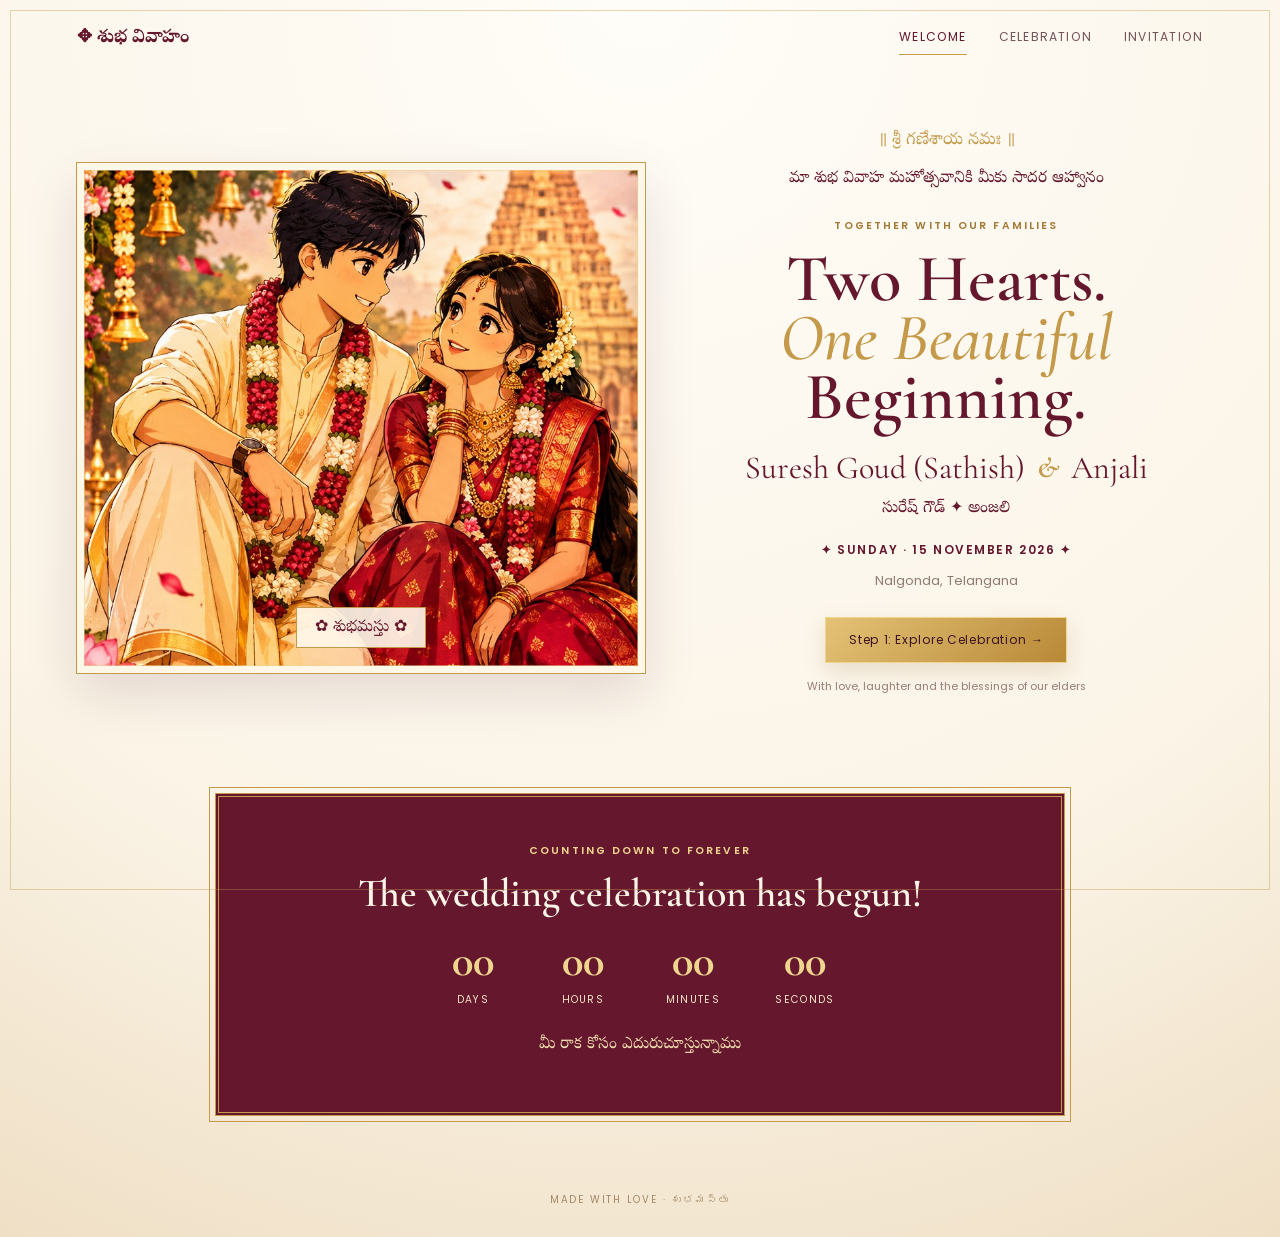
<file: index.html>
<!doctype html>
<html lang="en"><head><meta charset="utf-8"><meta name="viewport" content="width=device-width,initial-scale=1"><meta name="theme-color" content="#64172d"><title>Suresh Goud & Anjali | Wedding Invitation</title>
<link rel="preconnect" href="https://fonts.googleapis.com"><link rel="preconnect" href="https://fonts.gstatic.com" crossorigin><link href="https://fonts.googleapis.com/css2?family=Cormorant+Garamond:wght@400;500;600;700&family=Noto+Serif+Telugu:wght@400;500;600;700&family=Poppins:wght@300;400;500;600&display=swap" rel="stylesheet"><link rel="stylesheet" href="style.css"></head>
<body><div class="petal-layer" aria-hidden="true"></div>
<header class="site-header"><a class="brand" href="index.html">✥ శుభ వివాహం</a><button class="menu-toggle" aria-label="Open navigation" aria-expanded="false">☰</button><nav><a class="active" href="index.html">Welcome</a><a href="celebration.html">Celebration</a><a href="blessings.html">Invitation</a></nav></header>
<main class="hero"><div class="hero-art"><img src="assets/anime-wedding-couple.jpg" alt="Anime-style South Indian bride and groom in traditional wedding attire before a temple"><div class="art-stamp">✿ శుభమస్తు ✿</div></div>
<section class="hero-copy reveal"><p class="invocation">॥ శ్రీ గణేశాయ నమః ॥</p><p class="telugu intro">మా శుభ వివాహ మహోత్సవానికి మీకు సాదర ఆహ్వానం</p><p class="eyebrow">TOGETHER WITH OUR FAMILIES</p><h1>Two Hearts.<br><em>One Beautiful</em><br>Beginning.</h1>
<div class="names"><span>Suresh Goud (Sathish)</span><b>&</b><span>Anjali</span></div><p class="telugu couple-telugu">సురేష్ గౌడ్ ✦ అంజలి</p><p class="date-line">✦ SUNDAY · 15 NOVEMBER 2026 ✦</p><p class="place-line">Nalgonda, Telangana</p><a class="gold-button" href="celebration.html">Step 1: Explore Celebration →</a><p class="small-note">With love, laughter and the blessings of our elders</p></section></main>
<section class="home-countdown"><p class="eyebrow">COUNTING DOWN TO FOREVER</p><h2>Our special day is in</h2><div class="countdown" data-countdown><div><strong data-unit="days">--</strong><span>Days</span></div><div><strong data-unit="hours">--</strong><span>Hours</span></div><div><strong data-unit="minutes">--</strong><span>Minutes</span></div><div><strong data-unit="seconds">--</strong><span>Seconds</span></div></div><p class="telugu">మీ రాక కోసం ఎదురుచూస్తున్నాము</p></section>
<footer class="site-footer">MADE WITH LOVE · శుభమస్తు</footer><script src="script.js"></script></body></html>
</file>
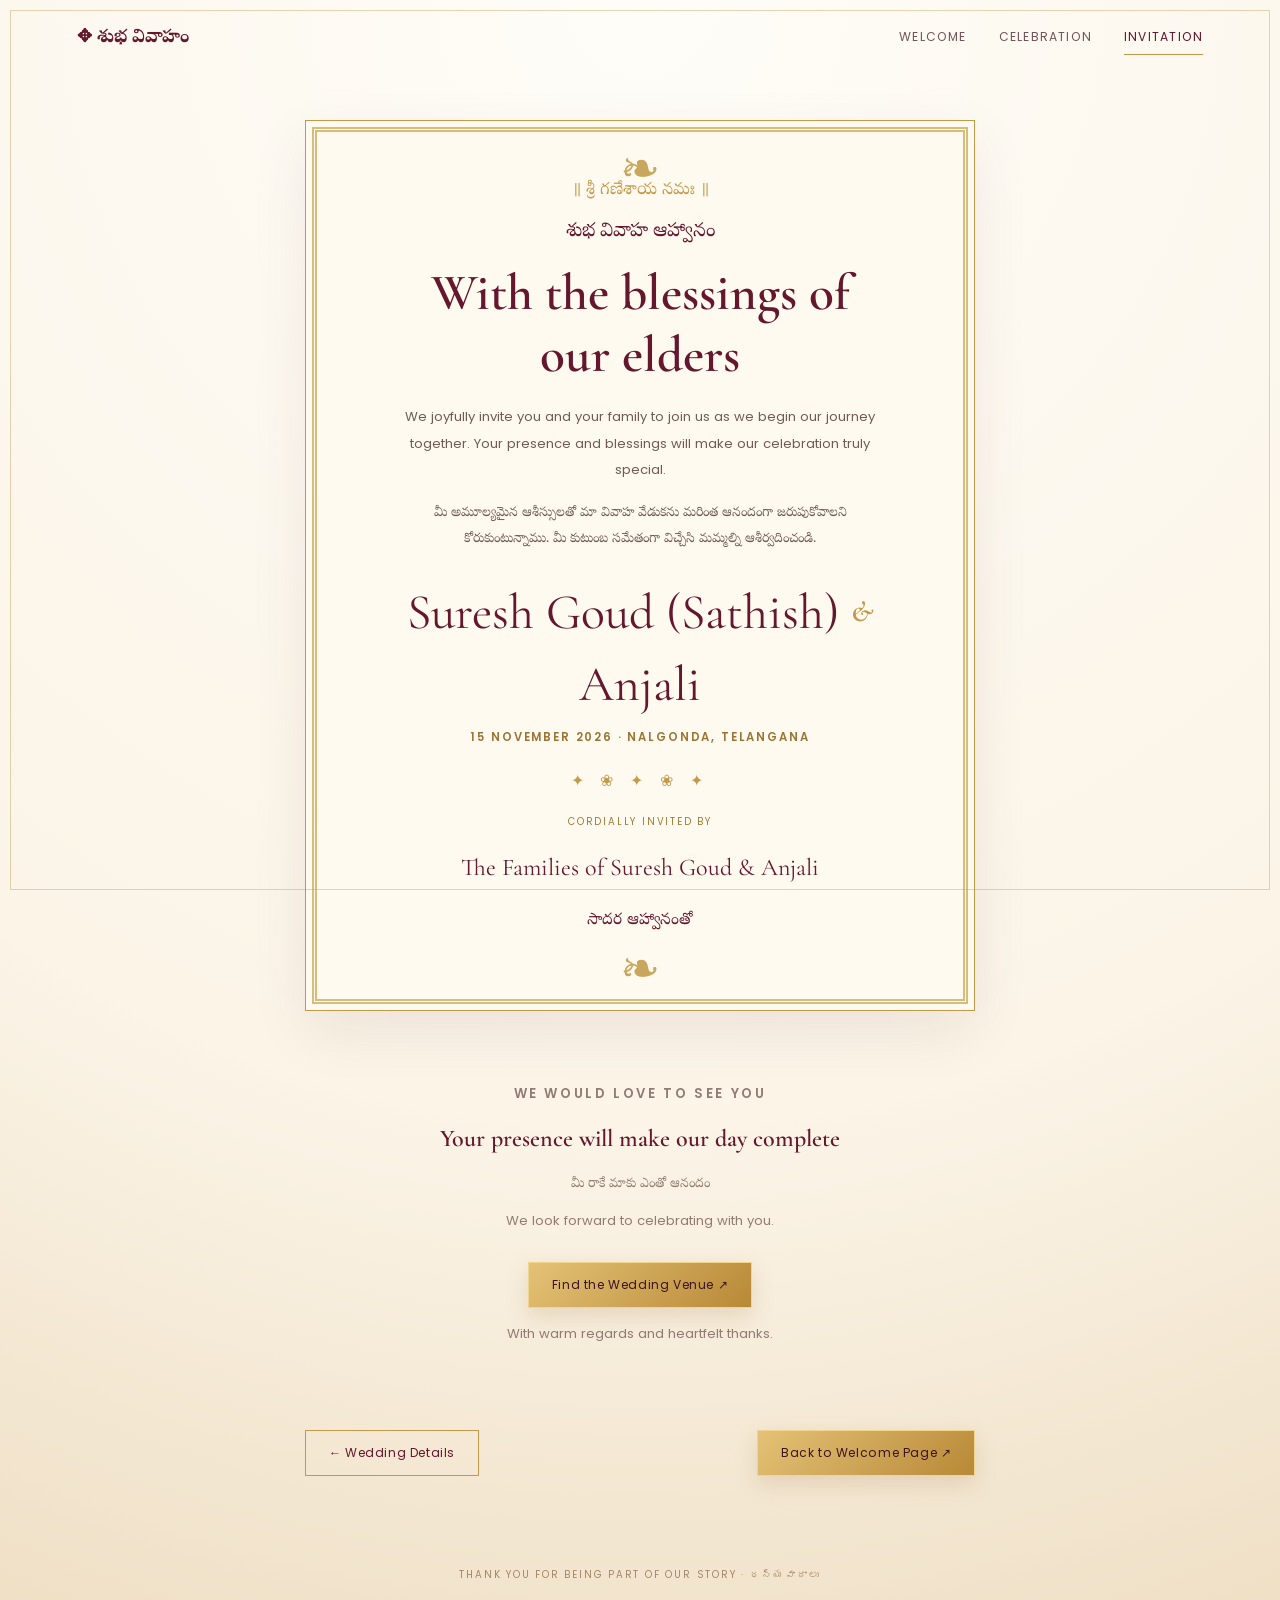
<file: blessings.html>
<!doctype html>
<html lang="en"><head><meta charset="utf-8"><meta name="viewport" content="width=device-width,initial-scale=1"><title>Invitation | Suresh Goud & Anjali</title><link rel="preconnect" href="https://fonts.googleapis.com"><link rel="preconnect" href="https://fonts.gstatic.com" crossorigin><link href="https://fonts.googleapis.com/css2?family=Cormorant+Garamond:wght@400;500;600;700&family=Noto+Serif+Telugu:wght@400;500;600;700&family=Poppins:wght@300;400;500;600&display=swap" rel="stylesheet"><link rel="stylesheet" href="style.css"></head>
<body><div class="petal-layer" aria-hidden="true"></div><header class="site-header"><a class="brand" href="index.html">✥ శుభ వివాహం</a><button class="menu-toggle" aria-label="Open navigation" aria-expanded="false">☰</button><nav><a href="index.html">Welcome</a><a href="celebration.html">Celebration</a><a class="active" href="blessings.html">Invitation</a></nav></header>
<main class="inner-page invitation-page"><section class="invitation-card reveal"><p class="invocation">॥ శ్రీ గణేశాయ నమః ॥</p><p class="telugu invite-title">శుభ వివాహ ఆహ్వానం</p><h1>With the blessings of our elders</h1>
<p class="invite-copy">We joyfully invite you and your family to join us as we begin our journey together. Your presence and blessings will make our celebration truly special.</p>
<p class="telugu invite-copy">మీ అమూల్యమైన ఆశీస్సులతో మా వివాహ వేడుకను మరింత ఆనందంగా జరుపుకోవాలని కోరుకుంటున్నాము. మీ కుటుంబ సమేతంగా విచ్చేసి మమ్మల్ని ఆశీర్వదించండి.</p>
<div class="names invitation-names"><span>Suresh Goud (Sathish)</span><b>&</b><span>Anjali</span></div><p class="invite-date">15 NOVEMBER 2026 · NALGONDA, TELANGANA</p><div class="floral-divider">✦ ❀ ✦ ❀ ✦</div><p class="family-label">CORDIALLY INVITED BY</p><p class="family-names">The Families of Suresh Goud & Anjali</p><p class="telugu">సాదర ఆహ్వానంతో</p></section>
<section class="rsvp-section"><p class="eyebrow">WE WOULD LOVE TO SEE YOU</p><h2>Your presence will make our day complete</h2><p class="telugu">మీ రాకే మాకు ఎంతో ఆనందం</p><p>We look forward to celebrating with you.</p><a class="gold-button" href="https://www.google.com/maps/place/SRI+Jyothi+Function+Hall/@17.162658,79.5145495,201a,75y,168.77h,73.98t/data=!3m7!1e1!3m5!1so6nabPUPSQsCZzpeQ3e1Aw!2e0!6shttps:%2F%2Fstreetviewpixels-pa.clients6.google.com%2Fv1%2Fthumbnail%3Fcb_client%3Dmaps_sv.tactile%26w%3D900%26h%3D600%26pitch%3D16.01828895616677%26panoid%3Do6nabPUPSQsCZzpeQ3e1Aw%26yaw%3D168.7685186135732!7i16384!8i8192!4m14!1m7!3m6!1s0x3a34d17dad33a6d7:0x776c855a495c446c!2sSRI+Jyothi+Function+Hall!8m2!3d17.1622089!4d79.514629!16s%2Fg%2F11fvw50xn9!3m5!1s0x3a34d17dad33a6d7:0x776c855a495c446c!8m2!3d17.1622089!4d79.514629!16s%2Fg%2F11fvw50xn9?entry=ttu" target="_blank" rel="noopener">Find the Wedding Venue ↗</a><p class="small-note">With warm regards and heartfelt thanks.</p></section>
<div class="page-actions"><a class="outline-button" href="celebration.html">← Wedding Details</a><a class="gold-button" href="index.html">Back to Welcome Page ↗</a></div></main><footer class="site-footer">THANK YOU FOR BEING PART OF OUR STORY · ధన్యవాదాలు</footer><script src="script.js"></script></body></html>
</file>
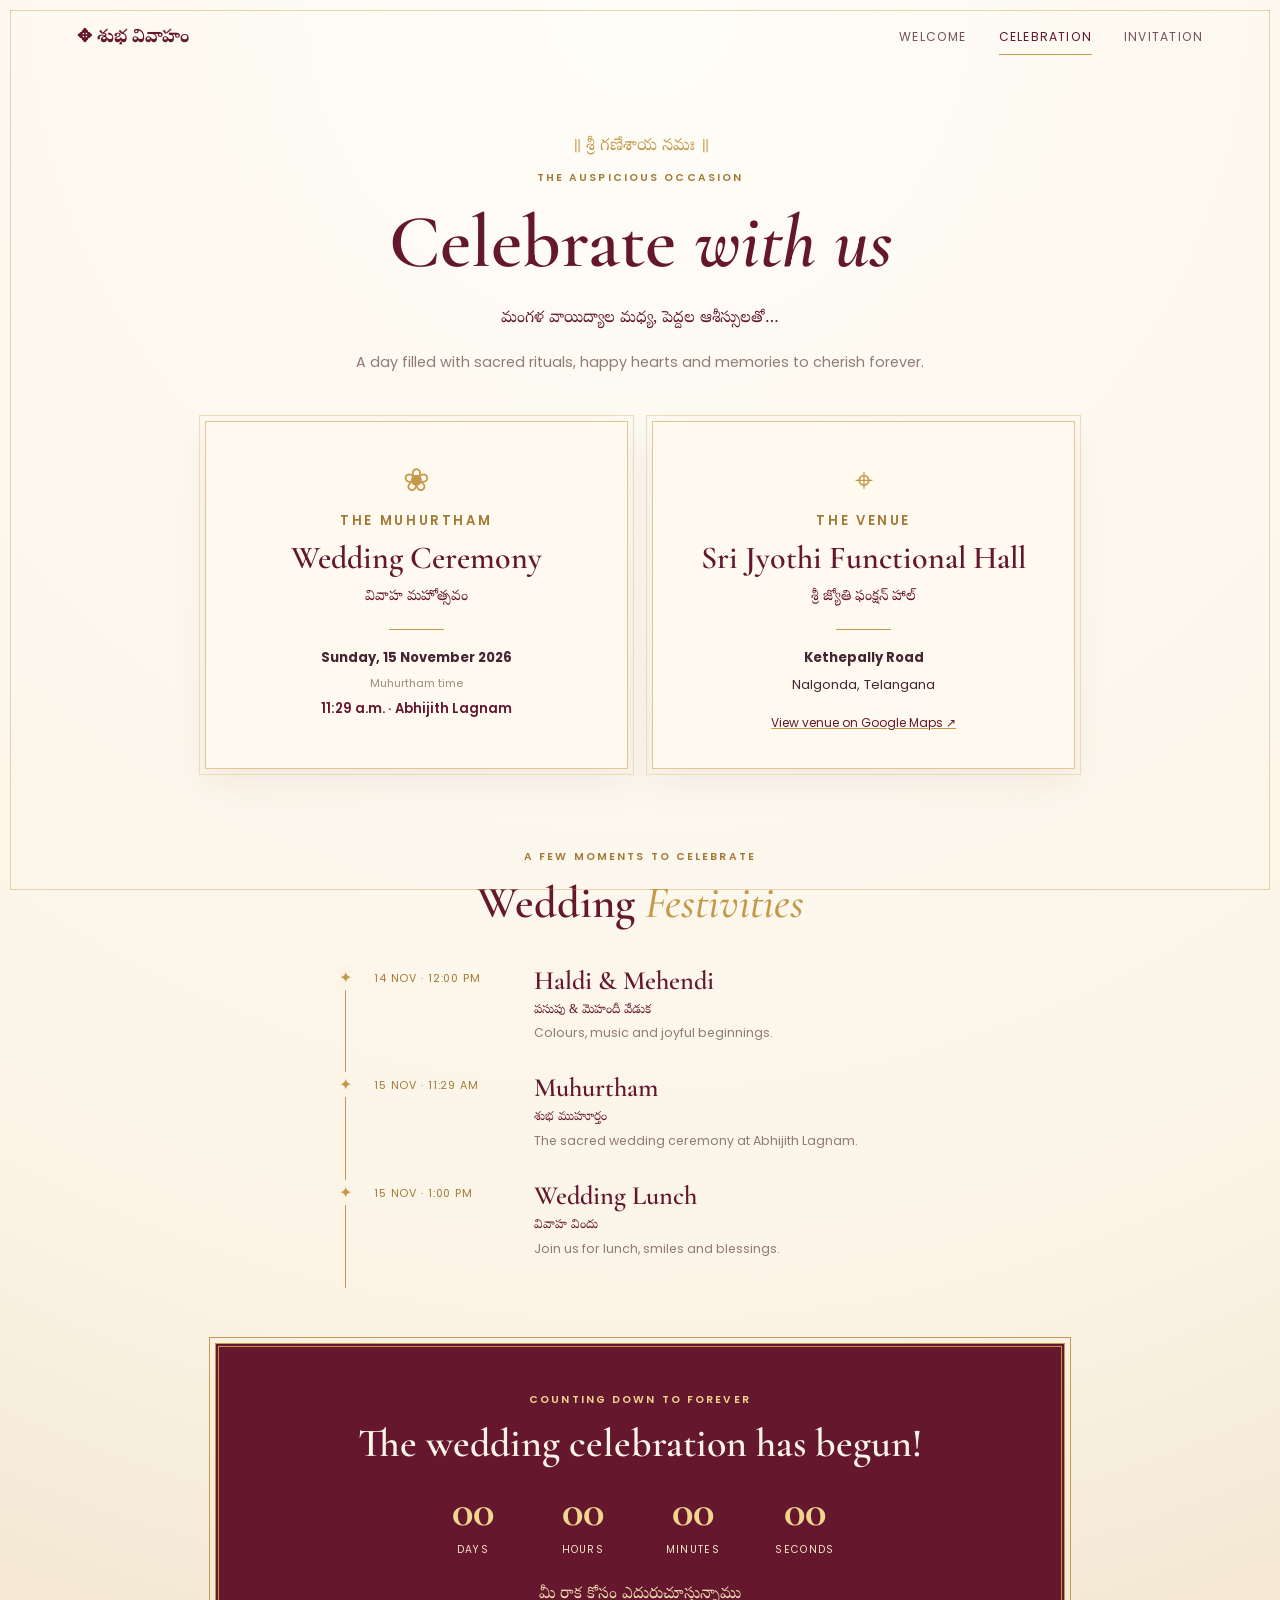
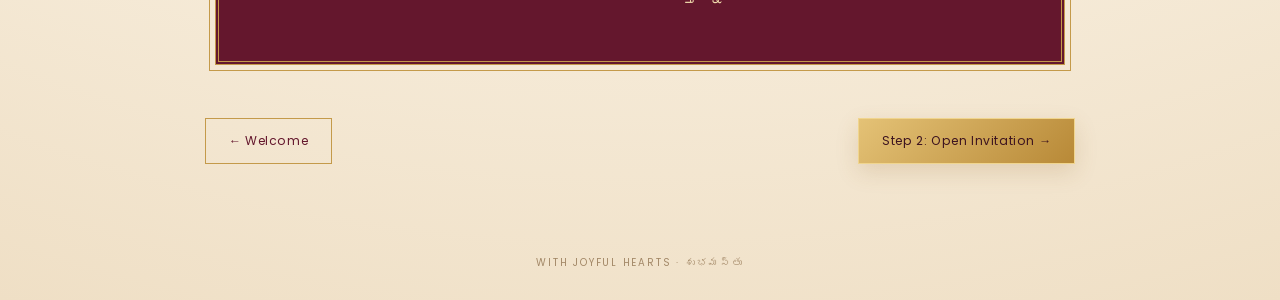
<file: celebration.html>
<!doctype html>
<html lang="en"><head><meta charset="utf-8"><meta name="viewport" content="width=device-width,initial-scale=1"><title>Celebration | Suresh Goud & Anjali</title><link rel="preconnect" href="https://fonts.googleapis.com"><link rel="preconnect" href="https://fonts.gstatic.com" crossorigin><link href="https://fonts.googleapis.com/css2?family=Cormorant+Garamond:wght@400;500;600;700&family=Noto+Serif+Telugu:wght@400;500;600;700&family=Poppins:wght@300;400;500;600&display=swap" rel="stylesheet"><link rel="stylesheet" href="style.css"></head>
<body><div class="petal-layer" aria-hidden="true"></div><header class="site-header"><a class="brand" href="index.html">✥ శుభ వివాహం</a><button class="menu-toggle" aria-label="Open navigation" aria-expanded="false">☰</button><nav><a href="index.html">Welcome</a><a class="active" href="celebration.html">Celebration</a><a href="blessings.html">Invitation</a></nav></header>
<main class="inner-page"><section class="page-heading reveal"><p class="invocation">॥ శ్రీ గణేశాయ నమః ॥</p><p class="eyebrow">THE AUSPICIOUS OCCASION</p><h1>Celebrate <em>with us</em></h1><p class="telugu">మంగళ వాయిద్యాల మధ్య, పెద్దల ఆశీస్సులతో…</p><p class="lead">A day filled with sacred rituals, happy hearts and memories to cherish forever.</p></section>
<section class="details-grid"><article class="detail-card reveal"><span class="card-icon">❀</span><p class="eyebrow">THE MUHURTHAM</p><h2>Wedding Ceremony</h2><p class="telugu">వివాహ మహోత్సవం</p><div class="detail-line"></div><p><strong>Sunday, 15 November 2026</strong></p><p class="muted">Muhurtham time</p><p class="time-highlight">11:29 a.m. · Abhijith Lagnam</p></article>
<article class="detail-card reveal"><span class="card-icon">⌖</span><p class="eyebrow">THE VENUE</p><h2>Sri Jyothi Functional Hall</h2><p class="telugu">శ్రీ జ్యోతి ఫంక్షన్ హాల్</p><div class="detail-line"></div><p><strong>Kethepally Road</strong></p><p>Nalgonda, Telangana</p><a class="text-link" href="https://www.google.com/maps/place/SRI+Jyothi+Function+Hall/@17.162658,79.5145495,201a,75y,168.77h,73.98t/data=!3m7!1e1!3m5!1so6nabPUPSQsCZzpeQ3e1Aw!2e0!6shttps:%2F%2Fstreetviewpixels-pa.clients6.google.com%2Fv1%2Fthumbnail%3Fcb_client%3Dmaps_sv.tactile%26w%3D900%26h%3D600%26pitch%3D16.01828895616677%26panoid%3Do6nabPUPSQsCZzpeQ3e1Aw%26yaw%3D168.7685186135732!7i16384!8i8192!4m14!1m7!3m6!1s0x3a34d17dad33a6d7:0x776c855a495c446c!2sSRI+Jyothi+Function+Hall!8m2!3d17.1622089!4d79.514629!16s%2Fg%2F11fvw50xn9!3m5!1s0x3a34d17dad33a6d7:0x776c855a495c446c!8m2!3d17.1622089!4d79.514629!16s%2Fg%2F11fvw50xn9?entry=ttu" target="_blank" rel="noopener">View venue on Google Maps ↗</a></article></section>
<section class="schedule reveal"><p class="eyebrow">A FEW MOMENTS TO CELEBRATE</p><h2>Wedding <em>Festivities</em></h2><div class="timeline">
<div class="timeline-item"><span class="timeline-time">14 NOV · 12:00 PM</span><div><h3>Haldi & Mehendi</h3><p class="telugu">పసుపు & మెహందీ వేడుక</p><p>Colours, music and joyful beginnings.</p></div></div>
<div class="timeline-item"><span class="timeline-time">15 NOV · 11:29 AM</span><div><h3>Muhurtham</h3><p class="telugu">శుభ ముహూర్తం</p><p>The sacred wedding ceremony at Abhijith Lagnam.</p></div></div>
<div class="timeline-item"><span class="timeline-time">15 NOV · 1:00 PM</span><div><h3>Wedding Lunch</h3><p class="telugu">వివాహ విందు</p><p>Join us for lunch, smiles and blessings.</p></div></div></div></section>
<section class="countdown-panel"><p class="eyebrow">COUNTING DOWN TO FOREVER</p><h2>Our special day is in</h2><div class="countdown" data-countdown><div><strong data-unit="days">--</strong><span>Days</span></div><div><strong data-unit="hours">--</strong><span>Hours</span></div><div><strong data-unit="minutes">--</strong><span>Minutes</span></div><div><strong data-unit="seconds">--</strong><span>Seconds</span></div></div><p class="telugu">మీ రాక కోసం ఎదురుచూస్తున్నాము</p></section>
<div class="page-actions"><a class="outline-button" href="index.html">← Welcome</a><a class="gold-button" href="blessings.html">Step 2: Open Invitation →</a></div></main><footer class="site-footer">WITH JOYFUL HEARTS · శుభమస్తు</footer><script src="script.js"></script></body></html>
</file>
<file: style.css>
@import url('https://fonts.googleapis.com/css2?family=Cormorant+Garamond:wght@400;500;600;700&family=Noto+Serif+Telugu:wght@400;500;600;700&family=Poppins:wght@300;400;500;600&display=swap');
:root{--maroon:#64172d;--deep:#350b1a;--gold:#c49a4a;--gold2:#f0d58e;--cream:#fbf4e7;--paper:#fffaf0;--ink:#442532;--muted:#927b72}*{box-sizing:border-box}html{scroll-behavior:smooth}body{margin:0;min-height:100vh;color:var(--ink);background:radial-gradient(circle at 50% 0,#fffdf8,var(--cream) 65%,#efdfc5);font-family:Poppins,sans-serif;overflow-x:hidden}body:before{content:'';position:fixed;inset:10px;pointer-events:none;z-index:8;border:1px solid #c49a4a66}
.site-header{position:relative;z-index:10;display:flex;justify-content:space-between;align-items:center;max-width:1320px;margin:auto;padding:20px 6%}.brand{font-family:'Noto Serif Telugu',serif;text-decoration:none;color:var(--maroon);font-weight:700;font-size:1.15rem}.brand-mark{color:var(--gold);margin-right:8px}nav{display:flex;gap:32px}nav a{color:#76535a;text-decoration:none;font-size:.76rem;letter-spacing:.1em;text-transform:uppercase;padding:8px 0}nav a:hover,nav a.active{color:var(--maroon);border-bottom:1px solid var(--gold)}.menu-toggle{display:none;background:none;border:1px solid var(--gold);color:var(--maroon);padding:7px 10px;font-size:1.1rem}
.hero{max-width:1320px;margin:12px auto 45px;padding:22px 6%;display:grid;grid-template-columns:1.05fr .95fr;gap:4%;align-items:center;min-height:610px}.hero-art{position:relative;overflow:hidden;border:7px solid #fff8e9;outline:1px solid var(--gold);box-shadow:0 20px 50px #4a142522;min-height:510px;background:#5c1b2c}.hero-art:after{content:'';position:absolute;inset:0;border:1px solid #f0d58e88;pointer-events:none}.hero-art img{display:block;width:100%;height:100%;min-height:510px;position:absolute;inset:0;object-fit:cover;object-position:43% center}.art-stamp{position:absolute;bottom:18px;left:50%;transform:translateX(-50%);background:#fff8e9e8;color:var(--maroon);border:1px solid var(--gold);padding:8px 18px;white-space:nowrap;font-family:'Noto Serif Telugu',serif}
.hero-copy{text-align:center;padding:20px 5px}.invocation{font-family:'Noto Serif Telugu',serif;color:var(--gold);font-size:1.05rem;margin:0 0 12px}.telugu{font-family:'Noto Serif Telugu',serif;color:var(--maroon);line-height:1.9}.intro{font-size:1rem;margin:0 0 24px}.eyebrow{color:#a27a36;letter-spacing:.2em;font-size:.66rem;font-weight:600}h1,h2,h3{font-family:'Cormorant Garamond',serif;color:var(--maroon);font-weight:600}.hero h1{font-size:clamp(3.2rem,5.2vw,5.1rem);line-height:.88;margin:16px 0 22px}.hero h1 em,h2 em{color:var(--gold);font-weight:500}.names{display:flex;justify-content:center;align-items:center;gap:12px;flex-wrap:wrap}.names span{font-family:'Cormorant Garamond',serif;font-size:clamp(1.55rem,2.5vw,2.25rem);color:var(--maroon)}.names b{font-family:'Cormorant Garamond',serif;color:var(--gold);font-size:1.8rem;font-style:italic}.couple-telugu{margin:7px 0 17px}.date-line{display:flex;justify-content:center;align-items:center;gap:10px;color:var(--maroon);font-size:.75rem;letter-spacing:.13em;font-weight:600}.place-line{color:var(--muted);font-size:.82rem;margin:8px 0}.gold-button,.outline-button{display:inline-flex;align-items:center;justify-content:center;gap:12px;text-decoration:none;padding:13px 23px;margin-top:18px;font-size:.76rem;letter-spacing:.05em;transition:.25s}.gold-button{background:linear-gradient(135deg,#e4c276,#b88937);color:#3d1420;border:1px solid #f0d58e;box-shadow:0 8px 22px #8c60252b}.gold-button:hover{transform:translateY(-3px);box-shadow:0 13px 26px #8c602544}.outline-button{color:var(--maroon);border:1px solid var(--gold)}.small-note{color:#987f76;font-size:.68rem;margin-top:16px}
.home-countdown,.countdown-panel{max-width:850px;margin:0 auto 55px;text-align:center;background:var(--maroon);color:var(--cream);padding:35px 20px;border:4px double var(--gold);outline:1px solid var(--gold);outline-offset:5px}.home-countdown .eyebrow,.countdown-panel .eyebrow{color:var(--gold2)}.home-countdown h2,.countdown-panel h2{color:var(--cream);font-size:2.5rem;margin:5px 0 18px}.countdown{display:flex;justify-content:center;gap:clamp(18px,5vw,55px);margin:22px 0}.countdown div{display:flex;flex-direction:column;min-width:55px}.countdown strong{font-family:'Cormorant Garamond',serif;color:var(--gold2);font-size:2.8rem;line-height:1}.countdown span{color:#f5e6c8;font-size:.64rem;letter-spacing:.13em;text-transform:uppercase;margin-top:8px}.countdown-panel .telugu,.home-countdown .telugu{color:#f1dcae}
.inner-page{max-width:1050px;margin:auto;padding:45px 7% 70px}.page-heading{text-align:center;margin:15px auto 45px;max-width:700px}.page-heading h1{font-size:clamp(3rem,6vw,4.7rem);margin:8px 0}.page-heading .lead{color:var(--muted);font-size:.9rem;line-height:1.8}.details-grid{display:grid;grid-template-columns:1fr 1fr;gap:24px}.detail-card{text-align:center;padding:34px 25px;background:#fffaf0d9;border:1px solid #dfc78f;outline:1px solid #eadcb9;outline-offset:5px;box-shadow:0 15px 35px #5d1b2510}.card-icon{font-size:2rem;color:var(--gold)}.detail-card h2{font-size:2rem;margin:6px 0}.detail-card p{margin:7px 0;font-size:.82rem}.detail-card .telugu{font-size:.9rem}.detail-line{width:55px;height:1px;background:var(--gold);margin:18px auto}.muted{color:#a18b7e;font-size:.7rem!important}.time-highlight{color:var(--maroon);font-weight:600}.text-link{display:inline-block;color:var(--maroon);font-size:.75rem;margin-top:12px;text-decoration-color:var(--gold)}
.schedule{text-align:center;margin:80px auto 55px;max-width:760px}.schedule h2{font-size:2.8rem;margin:5px 0 25px}.timeline{text-align:left;border-left:1px solid var(--gold);margin:35px auto 0;max-width:590px;padding-left:28px}.timeline-item{position:relative;display:grid;grid-template-columns:145px 1fr;gap:15px;padding:0 0 28px}.timeline-item:before{content:'✦';position:absolute;left:-35px;top:0;color:var(--gold);background:var(--cream)}.timeline-time{color:#a27a36;font-size:.68rem;letter-spacing:.08em;padding-top:6px}.timeline-item h3{font-size:1.65rem;margin:0}.timeline-item p{color:var(--muted);font-size:.78rem;margin:2px 0}.timeline-item .telugu{color:var(--maroon)}.countdown-panel{margin:55px auto 30px}.page-actions{display:flex;justify-content:space-between;align-items:center;gap:15px;margin-top:35px}
.invitation-page{max-width:850px}.invitation-card{position:relative;text-align:center;background:var(--paper);padding:58px clamp(25px,8vw,85px);border:1px solid var(--gold);outline:5px double #d7bd7c;outline-offset:-12px;box-shadow:0 20px 55px #50152914}.invitation-card:before,.invitation-card:after{content:'❧';color:#c9a65d;position:absolute;font-size:3rem;left:50%;transform:translateX(-50%)}.invitation-card:before{top:12px}.invitation-card:after{bottom:5px}.invite-title{font-size:1.2rem;margin:12px 0}.invitation-card h1{font-size:clamp(2rem,4vw,3.2rem);margin:12px 0}.invite-copy{color:#705b57;font-size:.82rem;line-height:2;max-width:600px;margin:18px auto}.invitation-names{margin:28px 0 5px}.invitation-names span{font-size:clamp(1.8rem,4vw,3.1rem)}.invite-date{color:#9a7536;font-size:.72rem;letter-spacing:.16em;font-weight:600;margin-top:15px}.floral-divider{color:var(--gold);letter-spacing:.4em;margin:22px 0}.family-label{color:#a27a36;letter-spacing:.18em;font-size:.62rem}.family-names{color:var(--maroon);font-family:'Cormorant Garamond',serif;font-size:1.5rem}.rsvp-section{text-align:center;padding:60px 15px 20px}.rsvp-section p{color:var(--muted);font-size:.82rem}.site-footer{text-align:center;color:#a28766;letter-spacing:.18em;font-size:.62rem;padding:22px 15px 30px}
.petal-layer{position:fixed;inset:0;pointer-events:none;overflow:hidden;z-index:7}.petal{position:absolute;top:-30px;color:#c57a7a;opacity:.55;animation:fall linear forwards}.reveal{animation:rise .85s both}@keyframes rise{from{opacity:0;transform:translateY(20px)}to{opacity:1;transform:translateY(0)}}@keyframes fall{to{transform:translateY(110vh) rotate(500deg);opacity:0}}
@media(max-width:760px){.site-header{padding:18px 6%;flex-wrap:wrap}.menu-toggle{display:block;margin-left:auto}nav{display:none;order:3;width:100%;flex-direction:column;gap:8px;padding:10px 0}nav.open{display:flex}nav a{padding:8px 0}.hero{grid-template-columns:1fr;padding:12px 7% 35px;gap:24px}.hero-art{min-height:390px;order:2}.hero-art img{min-height:390px}.hero-copy{order:1}.hero h1{font-size:3.6rem}.details-grid{grid-template-columns:1fr;gap:25px}.inner-page{padding-top:28px}.timeline-item{grid-template-columns:1fr;gap:4px}.page-actions{flex-direction:column}.page-actions a{width:100%}.invitation-card{padding:55px 28px}.home-countdown{margin:0 7% 40px}.countdown strong{font-size:2.2rem}}
@media(prefers-reduced-motion:reduce){*,*:before,*:after{scroll-behavior:auto!important;animation-duration:.01ms!important;animation-iteration-count:1!important;transition-duration:.01ms!important}}

/* Clear, friendly next-step buttons: gently bounce in place to invite a click. */
.gold-button {
  position: relative;
  animation: next-step-bounce 1.8s ease-in-out infinite;
  transform-origin: center bottom;
}
.gold-button::after {
  display: inline-block;
  animation: arrow-nudge 1.1s ease-in-out infinite;
}
.gold-button:hover,
.gold-button:focus-visible {
  animation-play-state: paused;
  transform: translateY(-2px);
  box-shadow: 0 0 0 4px #c49a4a24, 0 13px 28px #8c602555;
}
.gold-button:focus-visible,
.outline-button:focus-visible,
nav a:focus-visible {
  outline: 3px solid #8e6327;
  outline-offset: 4px;
}
@keyframes next-step-bounce {
  0%, 100% { transform: translateY(0); box-shadow: 0 8px 22px #8c60252b; }
  50% { transform: translateY(-7px); box-shadow: 0 15px 25px #8c602544; }
}
@keyframes arrow-nudge {
  0%, 100% { transform: translateX(0); }
  50% { transform: translateX(4px); }
}
@media (prefers-reduced-motion: reduce) {
  .gold-button, .gold-button::after { animation: none !important; }
}
</file>
